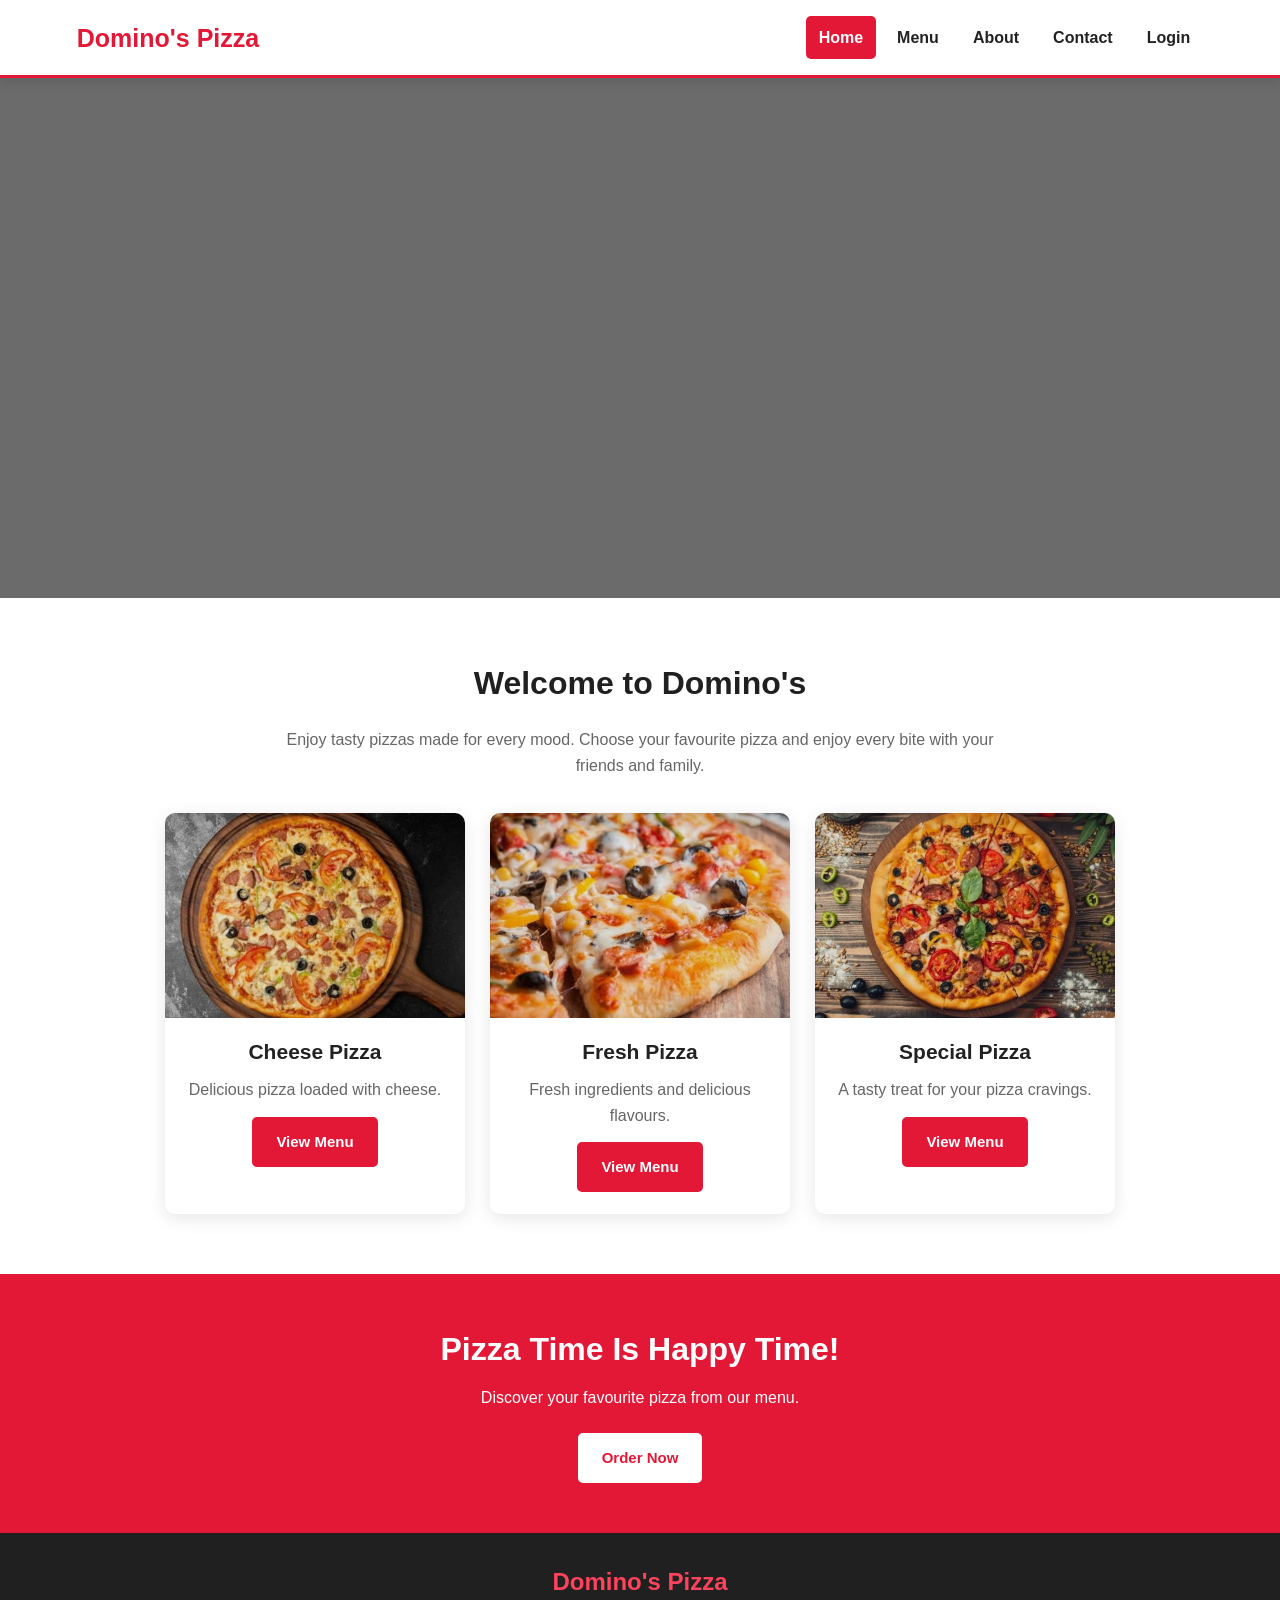
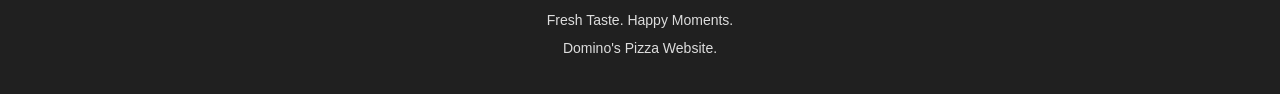
<file: index.html>
<!DOCTYPE html>
<html lang="en">
<head>
    <meta charset="UTF-8">
    <meta name="viewport" content="width=device-width, initial-scale=1.0">
    <title>Domino's Pizza | Home</title>
    <link rel="stylesheet" href="style.css">
</head>
<body>

<header class="header">
    <a href="index.html" class="logo">Domino's Pizza</a>

    <nav>
        <ul class="nav-menu">
            <li><a class="active" href="index.html">Home</a></li>
            <li><a href="menu.html">Menu</a></li>
            <li><a href="about.html">About</a></li>
            <li><a href="contact.html">Contact</a></li>
            <li><a href="login.html">Login</a></li>
        </ul>
    </nav>
</header>

<main>
    <section class="hero"></section>

    <section class="section">
        <h2 class="section-title">Welcome to Domino's</h2>
        <p class="section-text">
            Enjoy tasty pizzas made for every mood.
            Choose your favourite pizza and enjoy every bite
            with your friends and family.
        </p>

        <div class="card-container">
            <div class="card">
                <img src="Image 2026-10-28 at 08.14.22.jpeg"
                     alt="Cheese Pizza">
                <h3>Cheese Pizza</h3>
                <p>Delicious pizza loaded with cheese.</p>
                <a href="menu.html" class="btn">View Menu</a>
            </div>

            <div class="card">
                <img src="WhatsApp Image 2026-10-28 at 08.14.21.jpeg"
                     alt="Fresh Pizza">
                <h3>Fresh Pizza</h3>
                <p>Fresh ingredients and delicious flavours.</p>
                <a href="menu.html" class="btn">View Menu</a>
            </div>

            <div class="card">
                <img src="WhatsApp pizza 2026-10-28 at 08.14.21.jpeg"
                     alt="Special Pizza">
                <h3>Special Pizza</h3>
                <p>A tasty treat for your pizza cravings.</p>
                <a href="menu.html" class="btn">View Menu</a>
            </div>
        </div>
    </section>

    <section class="offer">
        <h2>Pizza Time Is Happy Time!</h2>
        <p>Discover your favourite pizza from our menu.</p>
        <a href="menu.html" class="btn btn-white">Order Now</a>
    </section>
</main>

<footer class="footer">
    <h3>Domino's Pizza</h3>
    <p>Fresh Taste. Happy Moments.</p>
    <p> Domino's Pizza Website.</p>
</footer>

</body>
</html>
</file>
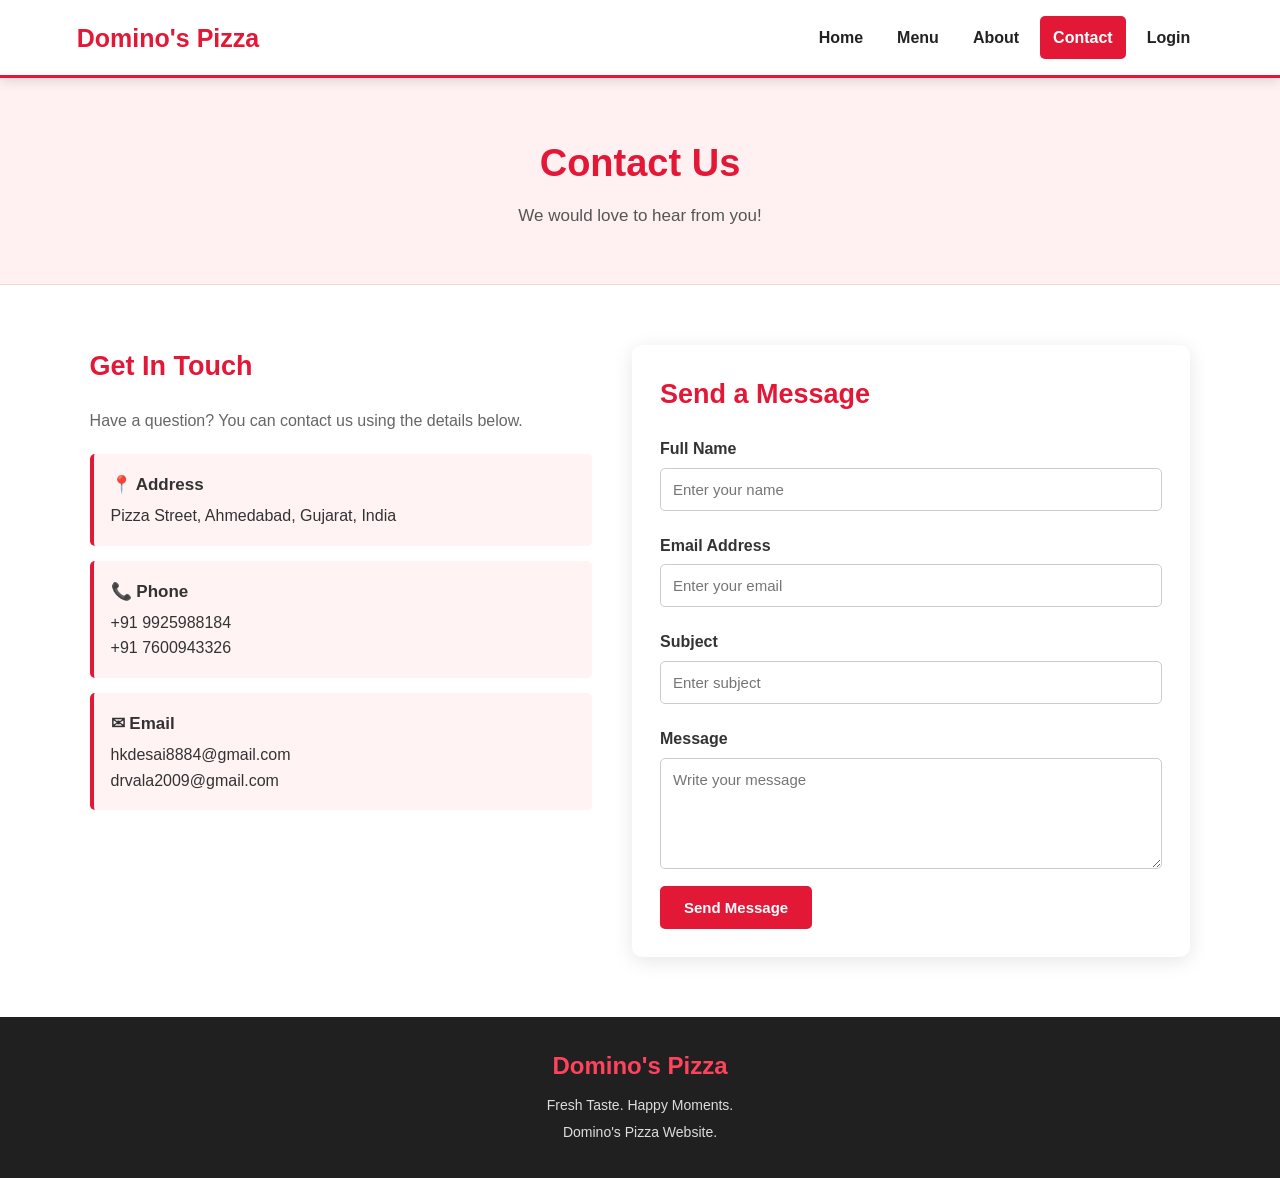
<file: contact.html>
<!DOCTYPE html>
<html lang="en">
<head>
    <meta charset="UTF-8">
    <meta name="viewport" content="width=device-width, initial-scale=1.0">
    <title>Domino's Pizza | Contact</title>
    <link rel="stylesheet" href="style.css">
</head>
<body>

<header class="header">
    <a href="index.html" class="logo">Domino's Pizza</a>
    <nav>
        <ul class="nav-menu">
            <li><a href="index.html">Home</a></li>
            <li><a href="menu.html">Menu</a></li>
            <li><a href="about.html">About</a></li>
            <li><a class="active" href="contact.html">Contact</a></li>
            <li><a href="login.html">Login</a></li>
        </ul>
    </nav>
</header>

<main>
    <section class="page-banner">
        <h1>Contact Us</h1>
        <p>We would love to hear from you!</p>
    </section>

    <section class="section contact-container">
        <div class="contact-info">
            <h2>Get In Touch</h2>
            <p>Have a question? You can contact us using the details below.</p>

            <div class="info-box">
                <h3>📍 Address</h3>
                <p>Pizza Street, Ahmedabad, Gujarat, India</p>
            </div>

            <div class="info-box">
                <h3>📞 Phone</h3>
                <p>+91 9925988184</p>
                <p>+91 7600943326</p>
            </div>

            <div class="info-box">
                <h3>✉ Email</h3>
                <p>hkdesai8884@gmail.com</p>
                <p>drvala2009@gmail.com</p>
            </div>

           
        </div>

        <div class="form-box">
            <h2>Send a Message</h2>

            <form action="#" method="post">
                <label for="name">Full Name</label>
                <input type="text" id="name" name="name"
                       placeholder="Enter your name" required>

                <label for="email">Email Address</label>
                <input type="email" id="email" name="email"
                       placeholder="Enter your email" required>

                <label for="subject">Subject</label>
                <input type="text" id="subject" name="subject"
                       placeholder="Enter subject" required>

                <label for="message">Message</label>
                <textarea id="message" name="message" rows="5"
                          placeholder="Write your message" required></textarea>

                <button type="submit" class="btn">Send Message</button>
            </form>
        </div>
    </section>
</main>

<footer class="footer">
    <h3>Domino's Pizza</h3>
    <p>Fresh Taste. Happy Moments.</p>
    <p> Domino's Pizza Website.</p>
</footer>

</body>
</html>
</file>
<file: style.css>
/* GENERAL SETTINGS */

* {
    margin: 0;
    padding: 0;
    box-sizing: border-box;
}

html {
    scroll-behavior: smooth;
}

body {
    font-family: Arial, Helvetica, sans-serif;
    background-color: #ffffff;
    color: #333333;
    line-height: 1.6;
    padding-top: 78px;
}

a {
    text-decoration: none;
}

img {
    max-width: 100%;
    display: block;
}

/* HEADER */

.header {
    width: 100%;
    min-height: 78px;
    background-color: #ffffff;
    display: flex;
    justify-content: space-between;
    align-items: center;
    padding: 12px 6%;
    position: fixed;
    top: 0;
    left: 0;
    z-index: 1000;
    box-shadow: 0 3px 12px rgba(0, 0, 0, 0.12);
    border-bottom: 3px solid #e31837;
}

.logo {
    font-size: 25px;
    font-weight: bold;
    color: #e31837;
    white-space: nowrap;
}

.nav-menu {
    display: flex;
    align-items: center;
    gap: 8px;
    list-style: none;
}

.nav-menu a {
    display: block;
    padding: 9px 13px;
    color: #222222;
    font-weight: bold;
    border-radius: 5px;
    transition: 0.3s;
}

.nav-menu a:hover,
.nav-menu a.active {
    background-color: #e31837;
    color: #ffffff;
}

/* HOME HERO */

.hero {
    min-height: 520px;
    background-image:
        linear-gradient(rgba(0, 0, 0, 0.58),
                        rgba(0, 0, 0, 0.58)),
        url("https://images.unsplash.com/photo-1513104890138-7c749659a591?auto=format&fit=crop&w=1600&q=85");
    background-size: cover;
    background-position: center;
    display: flex;
    align-items: center;
    padding: 60px 8%;
    color: #ffffff;
}

.hero-content {
    max-width: 650px;
}

.tagline {
    color: #ffca28;
    font-weight: bold;
    letter-spacing: 3px;
    margin-bottom: 15px;
}

.hero h1 {
    font-size: 48px;
    line-height: 1.2;
    margin-bottom: 20px;
}

.hero-content > p:not(.tagline) {
    font-size: 18px;
    margin-bottom: 28px;
}

/* BUTTON */

.btn {
    display: inline-block;
    background-color: #e31837;
    color: #ffffff;
    border: 2px solid #e31837;
    border-radius: 5px;
    padding: 11px 22px;
    font-size: 15px;
    font-weight: bold;
    cursor: pointer;
    transition: 0.3s;
}

.btn:hover {
    background-color: #b91029;
    border-color: #b91029;
    transform: translateY(-2px);
}

.btn-white {
    background-color: #ffffff;
    color: #e31837;
    border-color: #ffffff;
}

/* COMMON SECTION */

.section {
    padding: 60px 7%;
}

.section-title {
    text-align: center;
    color: #202020;
    font-size: 32px;
    margin-bottom: 18px;
}

.section-text {
    max-width: 750px;
    margin: 0 auto 35px;
    text-align: center;
    color: #666666;
}

/* PRODUCT CARDS */

.card-container {
    display: flex;
    justify-content: center;
    align-items: stretch;
    flex-wrap: wrap;
    gap: 25px;
    margin-top: 30px;
}

.card {
    width: 300px;
    background-color: #ffffff;
    border-radius: 10px;
    overflow: hidden;
    box-shadow: 0 4px 18px rgba(0, 0, 0, 0.10);
    text-align: center;
    padding-bottom: 22px;
    transition: 0.3s;
}
/* 
.card:hover {
    transform: translateY(-7px);
    box-shadow: 0 10px 25px rgba(0, 0, 0, 0.16);
} */

.card img {
    width: 100%;
    height: 205px;
    object-fit: cover;
}

.card h3 {
    font-size: 21px;
    margin: 17px 10px 8px;
    color: #222222;
}

.card p {
    margin: 7px 15px 14px;
    color: #666666;
}

.card .price {
    color: #e31837;
    font-size: 23px;
    font-weight: bold;
}

/* HOME OFFER */

.offer {
    text-align: center;
    padding: 50px 20px;
    background-color: #e31837;
    color: #ffffff;
}

.offer h2 {
    font-size: 32px;
    margin-bottom: 10px;
}

.offer p {
    margin-bottom: 22px;
}

/* INNER PAGE BANNER */

.page-banner {
    text-align: center;
    padding: 55px 20px;
    background-color: #fff0f1;
    border-bottom: 1px solid #f4d5d8;
}

.page-banner h1 {
    font-size: 38px;
    color: #e31837;
    margin-bottom: 8px;
}

.page-banner p {
    color: #555555;
    font-size: 17px;
}

/* PRICE TABLE */

.table-section {
    padding-top: 20px;
}

.price-table {
    width: 100%;
    border-collapse: collapse;
    margin-top: 25px;
    box-shadow: 0 3px 12px rgba(0, 0, 0, 0.08);
}

.price-table th {
    background-color: #e31837;
    color: #ffffff;
    padding: 15px;
    text-align: left;
}

.price-table td {
    padding: 13px 15px;
    border-bottom: 1px solid #dddddd;
}

.price-table tbody tr:nth-child(even) {
    background-color: #fff1f2;
}

.price-table tbody tr:hover {
    background-color: #ffe0e3;
}

.note {
    color: #777777;
    font-size: 13px;
    margin-top: 15px;
}

/* ABOUT PAGE */

.about-container {
    display: flex;
    align-items: center;
    gap: 40px;
}

.about-image,
.about-content {
    flex: 1;
    min-width: 0;
}

.about-image img {
    width: 100%;
    height: 350px;
    object-fit: cover;
    border-radius: 10px;
}

.about-content h2 {
    color: #e31837;
    font-size: 28px;
    margin-bottom: 18px;
}

.about-content p {
    color: #555555;
    margin-bottom: 16px;
}

.features {
    background-color: #fafafa;
}

.feature-box {
    flex: 1 1 220px;
    padding: 28px 20px;
    background-color: #ffffff;
    text-align: center;
    border-radius: 9px;
    box-shadow: 0 3px 14px rgba(0, 0, 0, 0.08);
}

.feature-box h3 {
    margin-bottom: 12px;
    color: #e31837;
}

.feature-box p {
    color: #666666;
}

/* CONTACT PAGE */

.contact-container {
    display: flex;
    align-items: flex-start;
    gap: 40px;
}

.contact-info,
.form-box {
    flex: 1;
    min-width: 0;
}

.contact-info h2,
.form-box h2 {
    font-size: 27px;
    margin-bottom: 20px;
    color: #e31837;
}

.contact-info > p {
    margin-bottom: 20px;
    color: #666666;
}

.info-box {
    padding: 17px;
    margin-bottom: 15px;
    background-color: #fff3f4;
    border-left: 4px solid #e31837;
    border-radius: 5px;
}

.info-box h3 {
    margin-bottom: 5px;
    font-size: 17px;
}

.info-box p {
    overflow-wrap: anywhere;
}

.form-box {
    background-color: #ffffff;
    padding: 28px;
    border-radius: 10px;
    box-shadow: 0 4px 20px rgba(0, 0, 0, 0.10);
}

.form-box label,
.login-box form > label {
    display: block;
    font-weight: bold;
    margin: 12px 0 6px;
}

.form-box input,
.form-box textarea,
.login-box input[type="email"],
.login-box input[type="password"] {
    width: 100%;
    padding: 12px;
    border: 1px solid #cccccc;
    border-radius: 5px;
    font-family: inherit;
    font-size: 15px;
    margin-bottom: 10px;
}

.form-box textarea {
    resize: vertical;
}

.form-box input:focus,
.form-box textarea:focus,
.login-box input:focus {
    outline: 2px solid #e31837;
    border-color: #e31837;
}

/* LOGIN PAGE */

.login-page {
    min-height: 620px;
    display: flex;
    justify-content: center;
    align-items: center;
    gap: 0;
    padding: 55px 7%;
    background-color: #fff4f4;
}

.login-image {
    position: relative;
    flex: 1;
    max-width: 520px;
    min-height: 480px;
    overflow: hidden;
    border-radius: 12px 0 0 12px;
}

.login-image img {
    width: 100%;
    height: 480px;
    object-fit: cover;
}

.login-image-text {
    position: absolute;
    inset: 0;
    display: flex;
    flex-direction: column;
    justify-content: flex-end;
    padding: 30px;
    color: #ffffff;
    background: linear-gradient(transparent, rgba(0, 0, 0, 0.8));
}

.login-image-text h2 {
    font-size: 30px;
}

.login-box {
    flex: 1;
    max-width: 430px;
    min-height: 480px;
    background-color: #ffffff;
    padding: 35px;
    border-radius: 0 12px 12px 0;
    box-shadow: 0 5px 20px rgba(0, 0, 0, 0.10);
}

.login-box h1 {
    color: #e31837;
    font-size: 32px;
}

.login-subtitle {
    color: #777777;
    margin-bottom: 20px;
}

.remember {
    margin: 5px 0 20px;
    font-size: 14px;
}

.remember label {
    display: flex;
    align-items: center;
    gap: 8px;
}

.login-btn {
    width: 100%;
}

.login-note {
    color: #777777;
    font-size: 12px;
    margin-top: 16px;
}

.back-home {
    text-align: center;
    margin-top: 18px;
}

.back-home a {
    color: #e31837;
    font-weight: bold;
}

/* FOOTER */

.footer {
    background-color: #202020;
    color: #ffffff;
    text-align: center;
    padding: 30px 15px;
}

.footer h3 {
    font-size: 24px;
    color: #ff435d;
    margin-bottom: 8px;
}

.footer p {
    color: #dddddd;
    margin: 5px 0;
    font-size: 14px;
}
</file>
